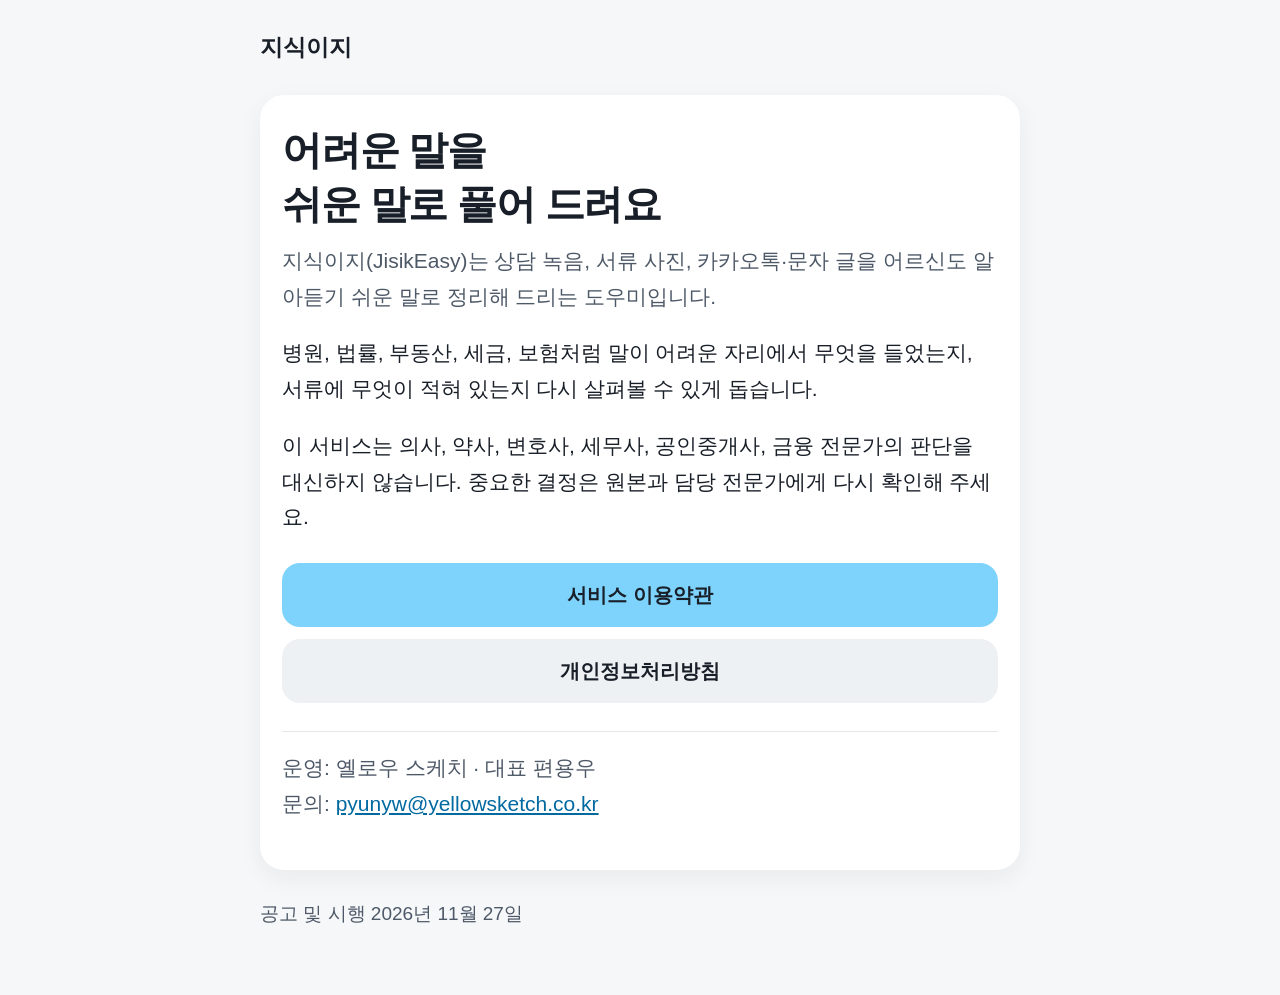
<file: index.html>
<!DOCTYPE html>
<html lang="ko">
<head>
  <meta charset="utf-8">
  <meta name="viewport" content="width=device-width, initial-scale=1">
  <title>지식이지(JisikEasy)</title>
  <meta name="description" content="병원, 법률, 부동산처럼 어려운 말을 쉬운 말로 풀어 주는 지식이지입니다.">
  <link rel="stylesheet" href="style.css">
</head>
<body>
  <main class="wrap">
    <header class="site">
      <a class="brand" href="index.html">지식이지</a>
    </header>
    <article class="card">
      <h1>어려운 말을<br>쉬운 말로 풀어 드려요</h1>
      <p class="lead">지식이지(JisikEasy)는 상담 녹음, 서류 사진, 카카오톡·문자 글을 어르신도 알아듣기 쉬운 말로 정리해 드리는 도우미입니다.</p>
      <p>병원, 법률, 부동산, 세금, 보험처럼 말이 어려운 자리에서 무엇을 들었는지, 서류에 무엇이 적혀 있는지 다시 살펴볼 수 있게 돕습니다.</p>
      <p>이 서비스는 의사, 약사, 변호사, 세무사, 공인중개사, 금융 전문가의 판단을 대신하지 않습니다. 중요한 결정은 원본과 담당 전문가에게 다시 확인해 주세요.</p>
      <div class="actions">
        <a class="button" href="terms.html">서비스 이용약관</a>
        <a class="button quiet" href="privacy.html">개인정보처리방침</a>
      </div>
      <p class="meta">운영: 옐로우 스케치 · 대표 편용우<br>문의: <a href="mailto:pyunyw@yellowsketch.co.kr">pyunyw@yellowsketch.co.kr</a></p>
    </article>
    <footer class="site">공고 및 시행 2026년 11월 27일</footer>
  </main>
</body>
</html>
</file>
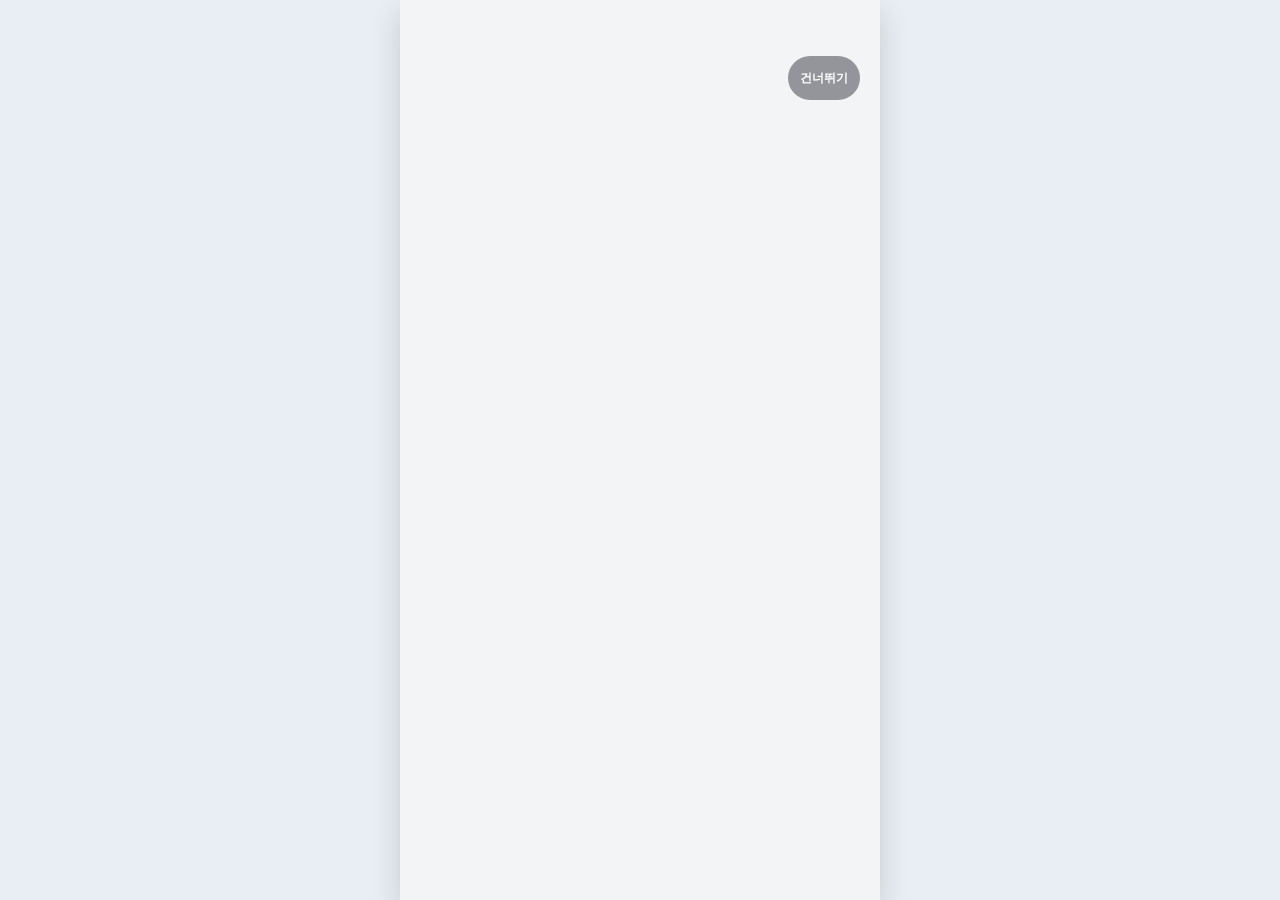
<file: app/index.html>
<!doctype html>
<html lang="ko">
  <head>
    <meta charset="utf-8" />
    <meta httpEquiv="X-UA-Compatible" content="IE=edge" />
    <meta name="viewport" content="width=device-width, initial-scale=1, shrink-to-fit=no" />
    <meta name="theme-color" content="#FFFFFF" />
    <meta name="mobile-web-app-capable" content="yes" />
    <meta name="apple-mobile-web-app-capable" content="yes" />
    <meta name="apple-mobile-web-app-title" content="지식이지" />
    <meta name="apple-mobile-web-app-status-bar-style" content="default" />
    <title>지식이지</title>
    <link rel="manifest" href="manifest.json" />
    <link rel="icon" href="favicon.ico" />
    <link rel="apple-touch-icon" href="pwa-icon-192.png" />
    <!-- The `react-native-web` recommended style reset: https://necolas.github.io/react-native-web/docs/setup/#root-element -->
    <style id="expo-reset">
      /* These styles make the body full-height */
      html,
      body {
        height: 100%;
      }
      /* These styles disable body scrolling if you are using <ScrollView> */
      body {
        overflow: hidden;
        background: #e8eef3;
      }
      /* These styles make the root element full-height */
      #root {
        display: flex;
        height: 100%;
        flex: 1;
      }
    </style>
  <meta name="theme-color" content="#FFFFFF">
<meta name="description" content="어려운 상담과 서류를 쉬운 말로 풀어 주는 지식이지">
<link rel="icon" href="/app/favicon.ico"/></head>

  <body>
    <!-- Use static rendering with Expo Router to support running without JavaScript. -->
    <noscript> You need to enable JavaScript to run this app. </noscript>
    <!-- The root element for your Expo app. -->
    <div id="root"></div>
  <script src="/app/_expo/static/js/web/index-3e5ae5b41d8d60c460a95b9b16f4d353.js" defer></script>
</body>
</html>
</file>
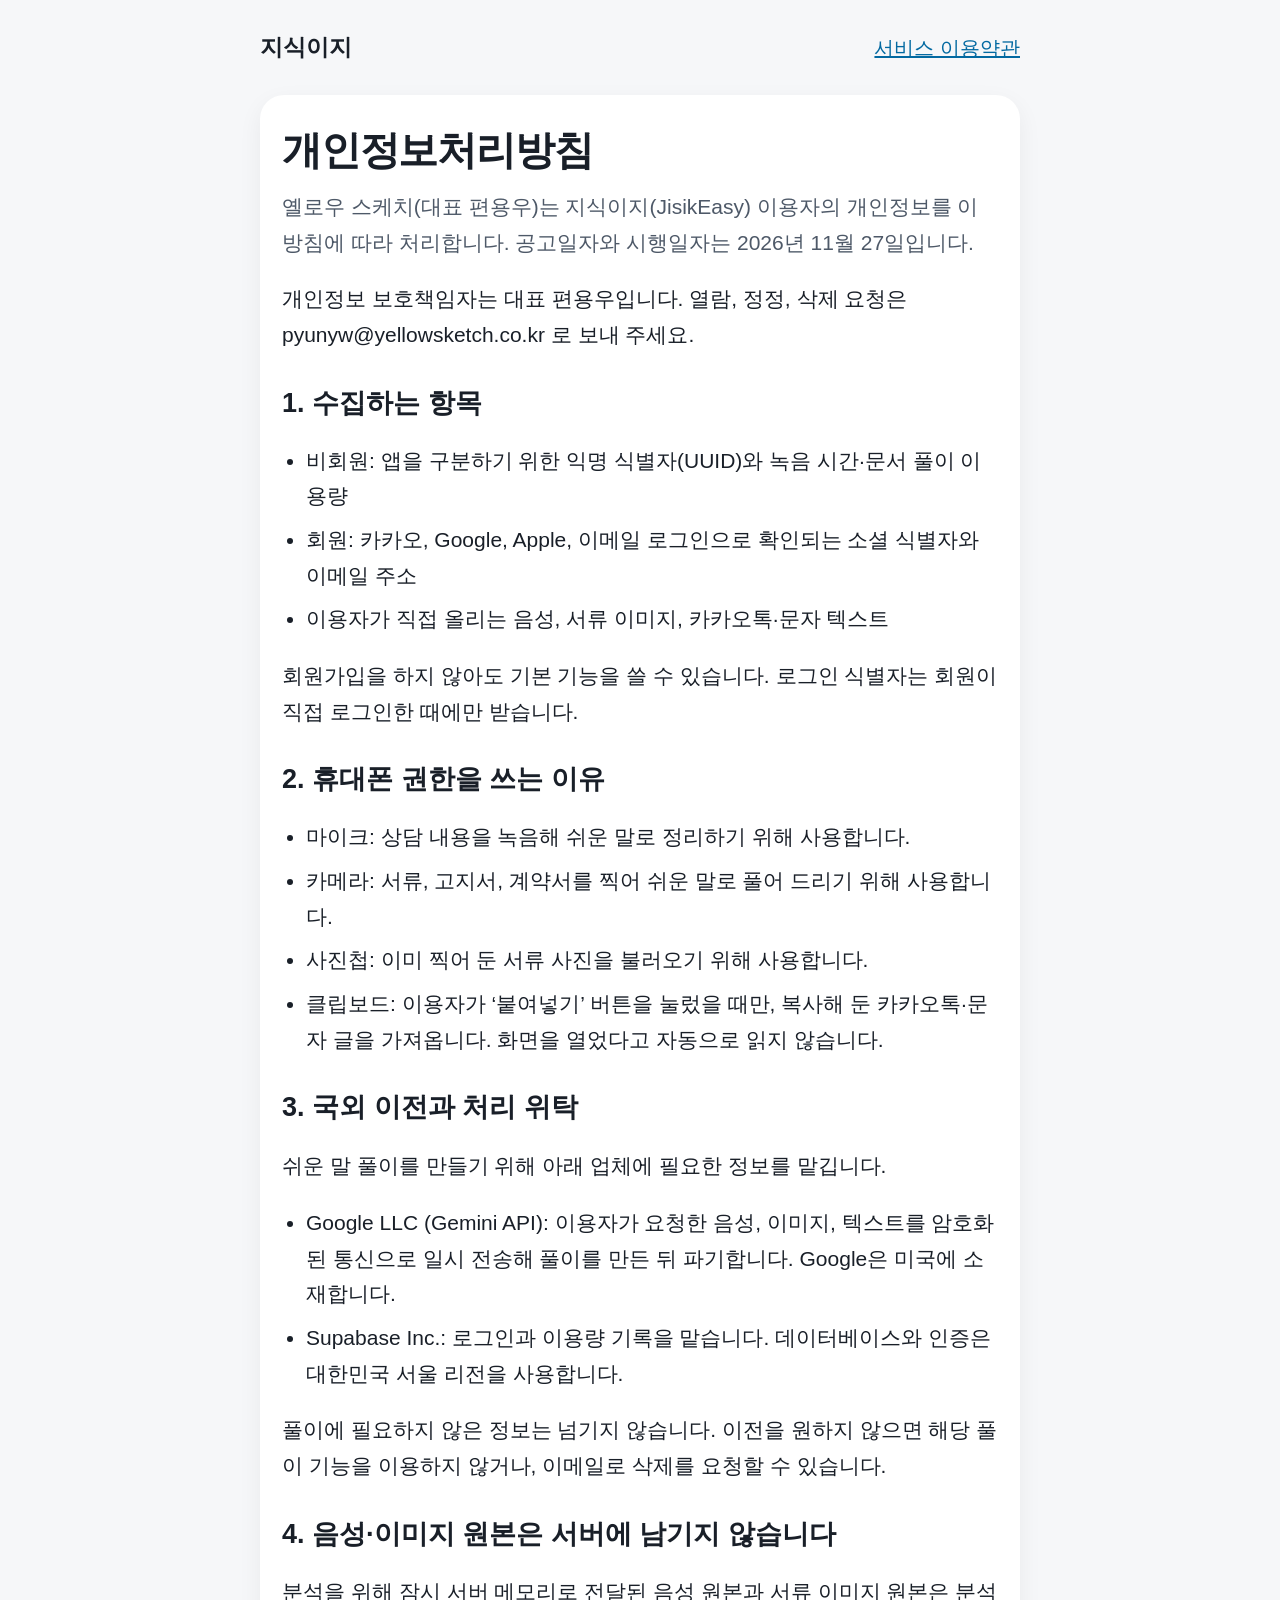
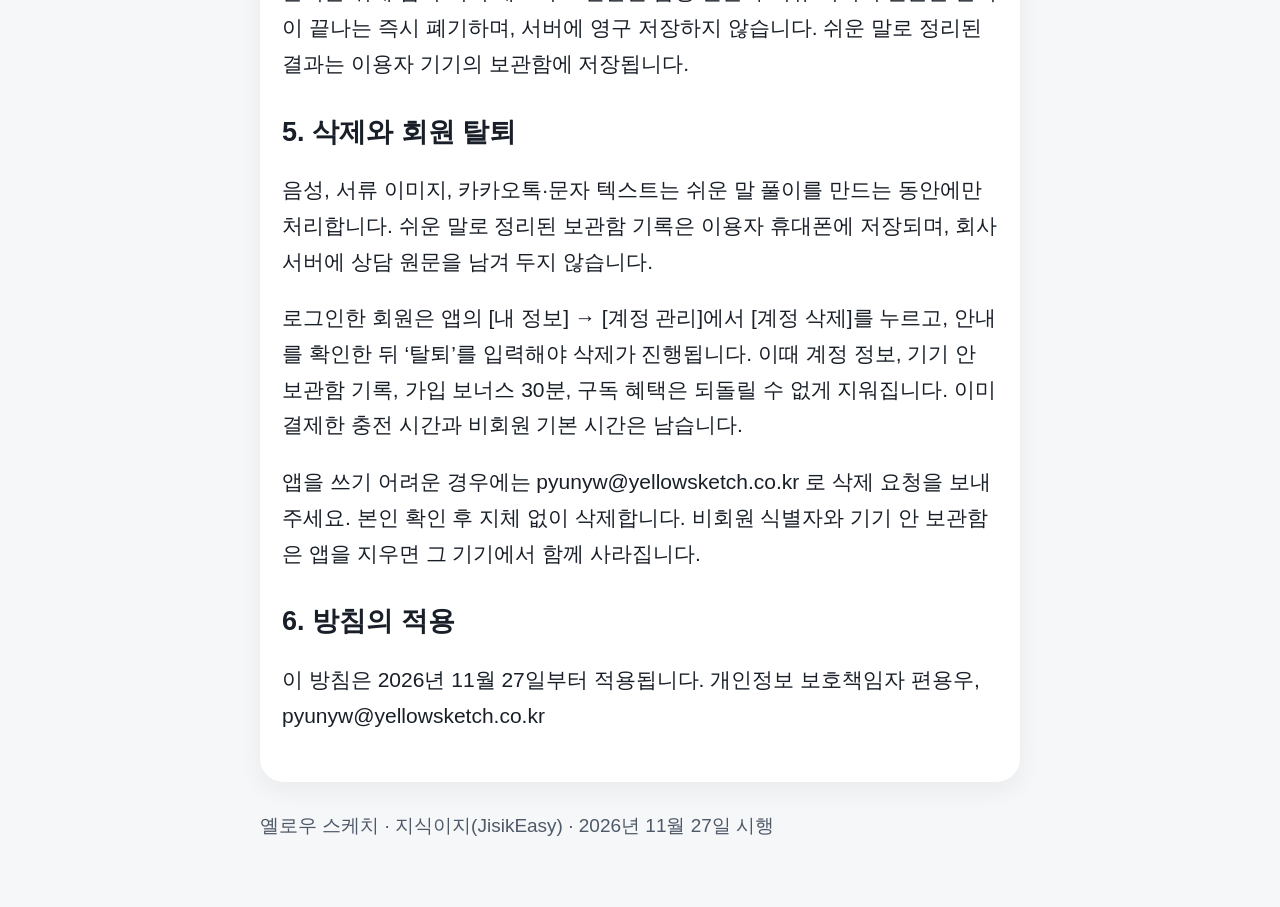
<file: privacy.html>
<!DOCTYPE html>
<html lang="ko">
<head>
  <meta charset="utf-8">
  <meta name="viewport" content="width=device-width, initial-scale=1">
  <title>개인정보처리방침 · 지식이지</title>
  <link rel="stylesheet" href="style.css">
</head>
<body>
  <main class="wrap">
    <header class="site">
      <a class="brand" href="index.html">지식이지</a>
      <a href="terms.html">서비스 이용약관</a>
    </header>
    <article class="card">
      <h1>개인정보처리방침</h1>
      <p class="lead">옐로우 스케치(대표 편용우)는 지식이지(JisikEasy) 이용자의 개인정보를 이 방침에 따라 처리합니다. 공고일자와 시행일자는 2026년 11월 27일입니다.</p>
      <p>개인정보 보호책임자는 대표 편용우입니다. 열람, 정정, 삭제 요청은 pyunyw@yellowsketch.co.kr 로 보내 주세요.</p>

      <h2>1. 수집하는 항목</h2>
      <ul>
        <li>비회원: 앱을 구분하기 위한 익명 식별자(UUID)와 녹음 시간·문서 풀이 이용량</li>
        <li>회원: 카카오, Google, Apple, 이메일 로그인으로 확인되는 소셜 식별자와 이메일 주소</li>
        <li>이용자가 직접 올리는 음성, 서류 이미지, 카카오톡·문자 텍스트</li>
      </ul>
      <p>회원가입을 하지 않아도 기본 기능을 쓸 수 있습니다. 로그인 식별자는 회원이 직접 로그인한 때에만 받습니다.</p>

      <h2>2. 휴대폰 권한을 쓰는 이유</h2>
      <ul>
        <li>마이크: 상담 내용을 녹음해 쉬운 말로 정리하기 위해 사용합니다.</li>
        <li>카메라: 서류, 고지서, 계약서를 찍어 쉬운 말로 풀어 드리기 위해 사용합니다.</li>
        <li>사진첩: 이미 찍어 둔 서류 사진을 불러오기 위해 사용합니다.</li>
        <li>클립보드: 이용자가 ‘붙여넣기’ 버튼을 눌렀을 때만, 복사해 둔 카카오톡·문자 글을 가져옵니다. 화면을 열었다고 자동으로 읽지 않습니다.</li>
      </ul>

      <h2>3. 국외 이전과 처리 위탁</h2>
      <p>쉬운 말 풀이를 만들기 위해 아래 업체에 필요한 정보를 맡깁니다.</p>
      <ul>
        <li>Google LLC (Gemini API): 이용자가 요청한 음성, 이미지, 텍스트를 암호화된 통신으로 일시 전송해 풀이를 만든 뒤 파기합니다. Google은 미국에 소재합니다.</li>
        <li>Supabase Inc.: 로그인과 이용량 기록을 맡습니다. 데이터베이스와 인증은 대한민국 서울 리전을 사용합니다.</li>
      </ul>
      <p>풀이에 필요하지 않은 정보는 넘기지 않습니다. 이전을 원하지 않으면 해당 풀이 기능을 이용하지 않거나, 이메일로 삭제를 요청할 수 있습니다.</p>

      <h2>4. 음성·이미지 원본은 서버에 남기지 않습니다</h2>
      <p>분석을 위해 잠시 서버 메모리로 전달된 음성 원본과 서류 이미지 원본은 분석이 끝나는 즉시 폐기하며, 서버에 영구 저장하지 않습니다. 쉬운 말로 정리된 결과는 이용자 기기의 보관함에 저장됩니다.</p>

      <h2>5. 삭제와 회원 탈퇴</h2>
      <p>음성, 서류 이미지, 카카오톡·문자 텍스트는 쉬운 말 풀이를 만드는 동안에만 처리합니다. 쉬운 말로 정리된 보관함 기록은 이용자 휴대폰에 저장되며, 회사 서버에 상담 원문을 남겨 두지 않습니다.</p>
      <p>로그인한 회원은 앱의 [내 정보] → [계정 관리]에서 [계정 삭제]를 누르고, 안내를 확인한 뒤 ‘탈퇴’를 입력해야 삭제가 진행됩니다. 이때 계정 정보, 기기 안 보관함 기록, 가입 보너스 30분, 구독 혜택은 되돌릴 수 없게 지워집니다. 이미 결제한 충전 시간과 비회원 기본 시간은 남습니다.</p>
      <p>앱을 쓰기 어려운 경우에는 pyunyw@yellowsketch.co.kr 로 삭제 요청을 보내 주세요. 본인 확인 후 지체 없이 삭제합니다. 비회원 식별자와 기기 안 보관함은 앱을 지우면 그 기기에서 함께 사라집니다.</p>

      <h2>6. 방침의 적용</h2>
      <p>이 방침은 2026년 11월 27일부터 적용됩니다. 개인정보 보호책임자 편용우, pyunyw@yellowsketch.co.kr</p>
    </article>
    <footer class="site">옐로우 스케치 · 지식이지(JisikEasy) · 2026년 11월 27일 시행</footer>
  </main>
</body>
</html>
</file>
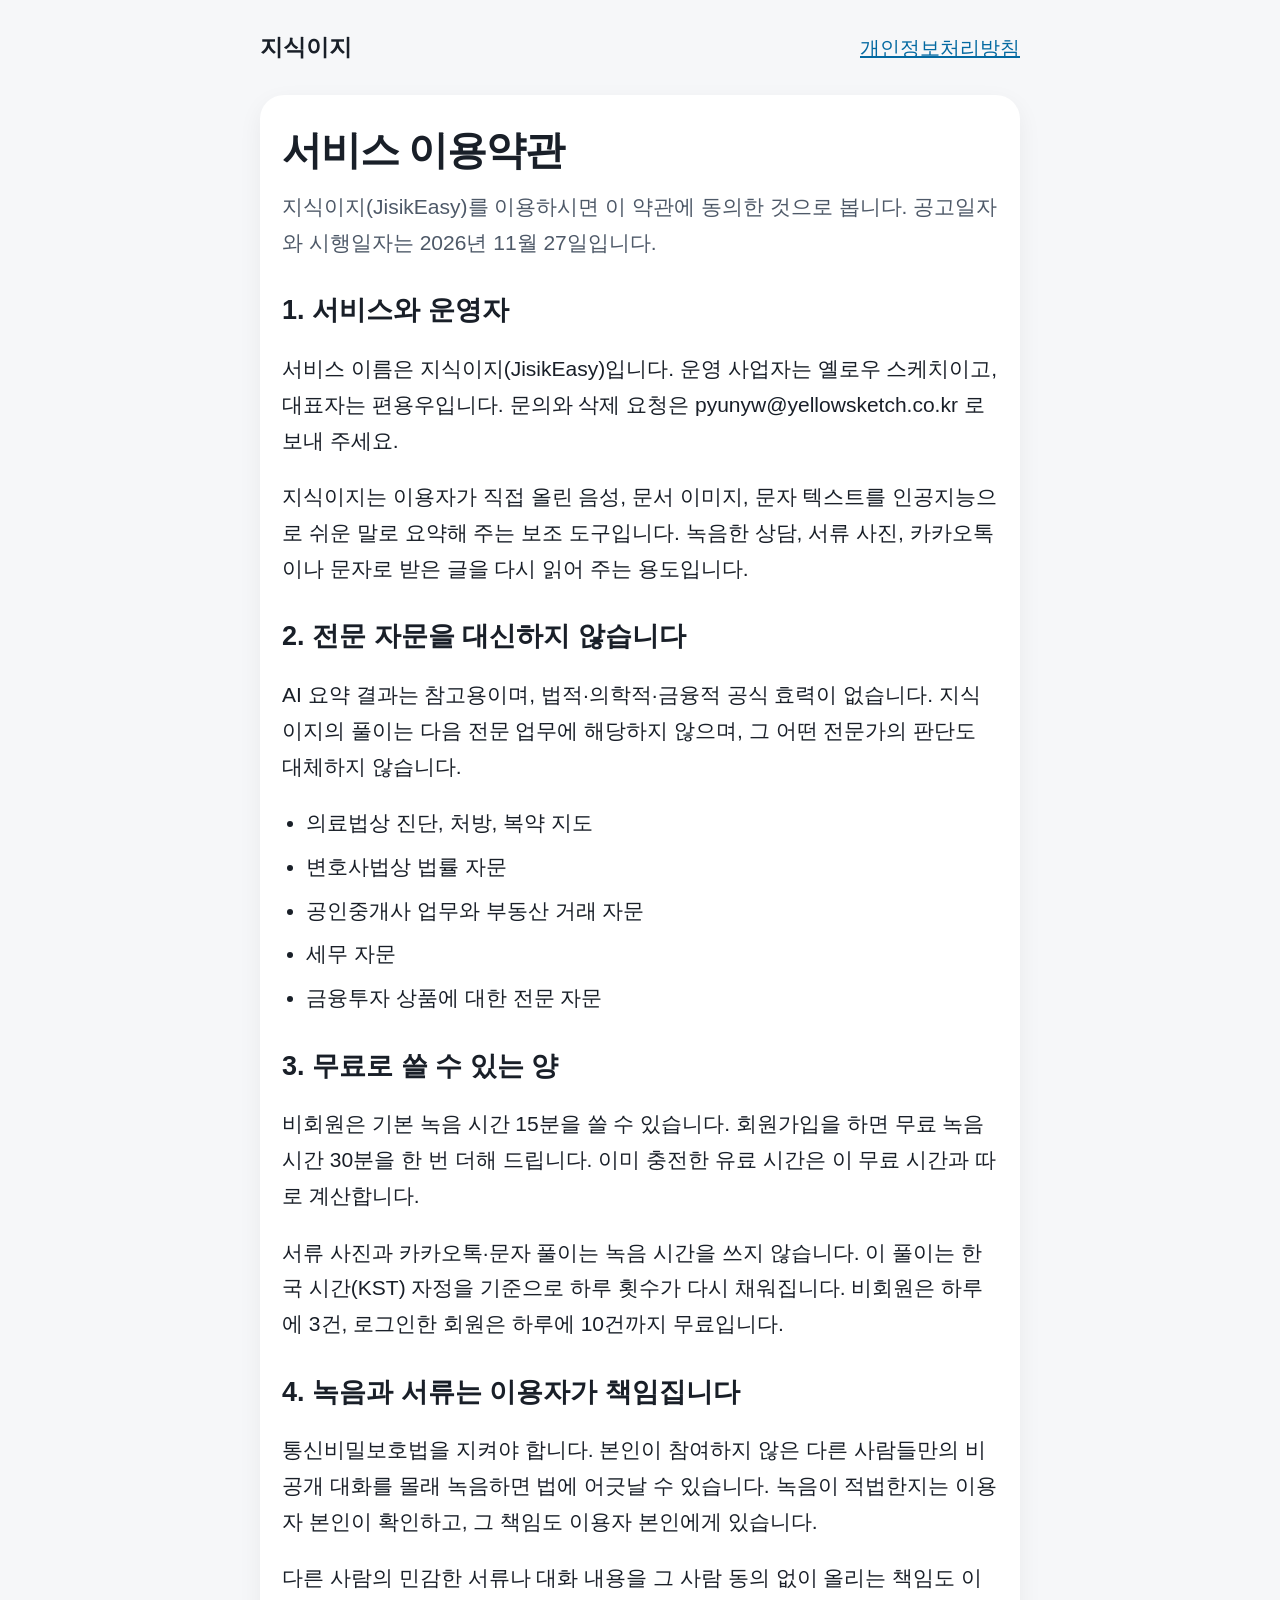
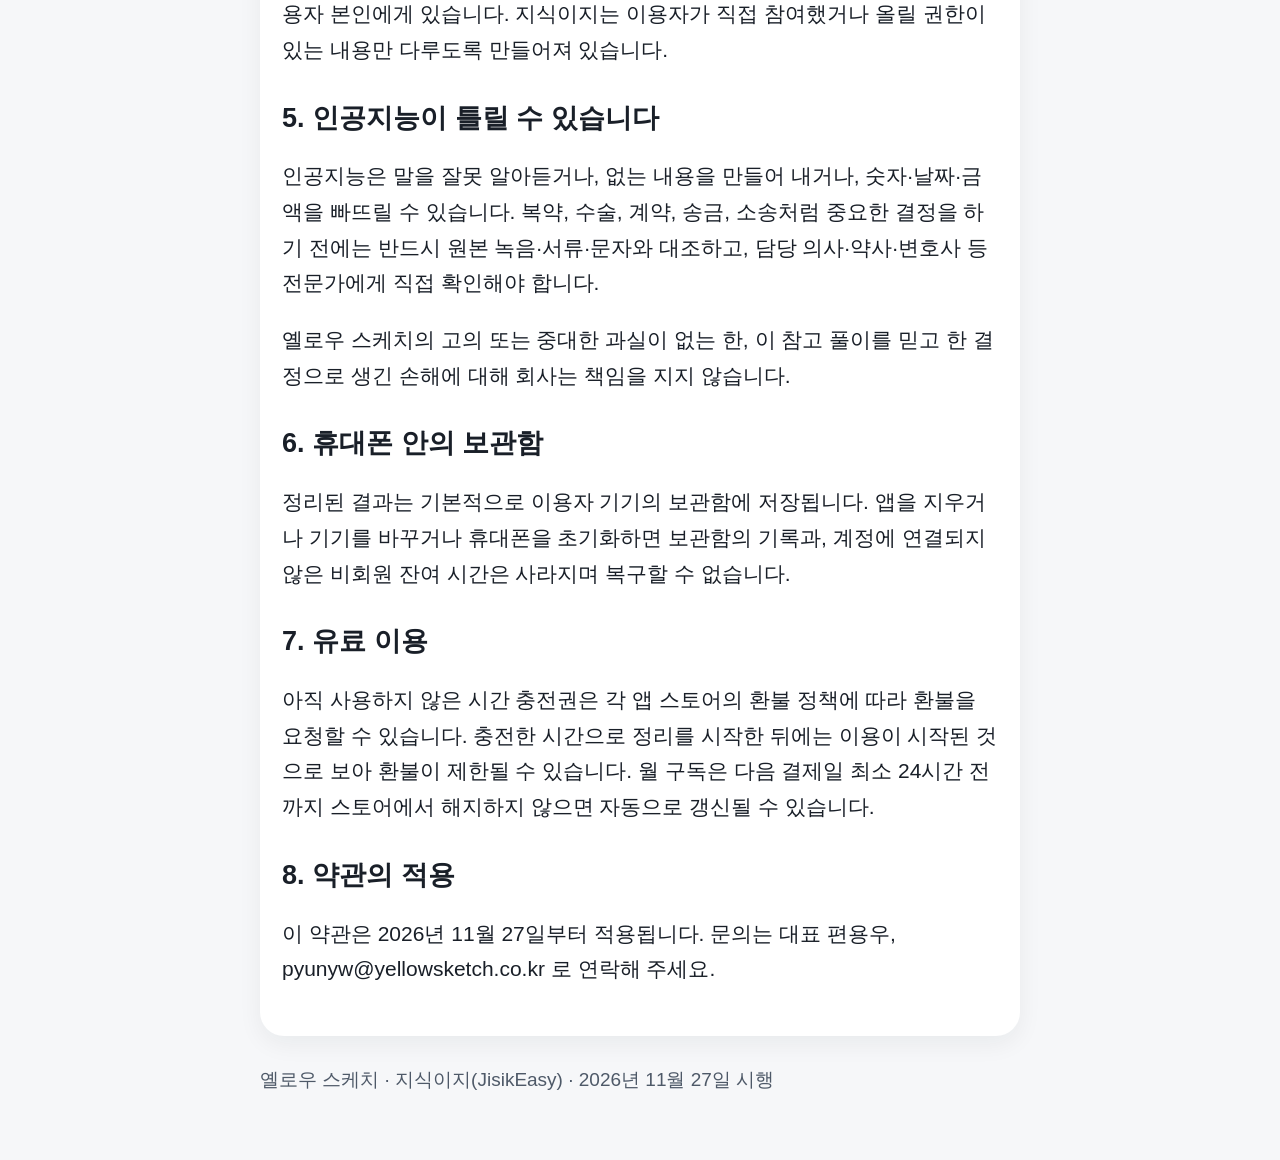
<file: terms.html>
<!DOCTYPE html>
<html lang="ko">
<head>
  <meta charset="utf-8">
  <meta name="viewport" content="width=device-width, initial-scale=1">
  <title>서비스 이용약관 · 지식이지</title>
  <link rel="stylesheet" href="style.css">
</head>
<body>
  <main class="wrap">
    <header class="site">
      <a class="brand" href="index.html">지식이지</a>
      <a href="privacy.html">개인정보처리방침</a>
    </header>
    <article class="card">
      <h1>서비스 이용약관</h1>
      <p class="lead">지식이지(JisikEasy)를 이용하시면 이 약관에 동의한 것으로 봅니다. 공고일자와 시행일자는 2026년 11월 27일입니다.</p>

      <h2>1. 서비스와 운영자</h2>
      <p>서비스 이름은 지식이지(JisikEasy)입니다. 운영 사업자는 옐로우 스케치이고, 대표자는 편용우입니다. 문의와 삭제 요청은 pyunyw@yellowsketch.co.kr 로 보내 주세요.</p>
      <p>지식이지는 이용자가 직접 올린 음성, 문서 이미지, 문자 텍스트를 인공지능으로 쉬운 말로 요약해 주는 보조 도구입니다. 녹음한 상담, 서류 사진, 카카오톡이나 문자로 받은 글을 다시 읽어 주는 용도입니다.</p>

      <h2>2. 전문 자문을 대신하지 않습니다</h2>
      <p>AI 요약 결과는 참고용이며, 법적·의학적·금융적 공식 효력이 없습니다. 지식이지의 풀이는 다음 전문 업무에 해당하지 않으며, 그 어떤 전문가의 판단도 대체하지 않습니다.</p>
      <ul>
        <li>의료법상 진단, 처방, 복약 지도</li>
        <li>변호사법상 법률 자문</li>
        <li>공인중개사 업무와 부동산 거래 자문</li>
        <li>세무 자문</li>
        <li>금융투자 상품에 대한 전문 자문</li>
      </ul>

      <h2>3. 무료로 쓸 수 있는 양</h2>
      <p>비회원은 기본 녹음 시간 15분을 쓸 수 있습니다. 회원가입을 하면 무료 녹음 시간 30분을 한 번 더해 드립니다. 이미 충전한 유료 시간은 이 무료 시간과 따로 계산합니다.</p>
      <p>서류 사진과 카카오톡·문자 풀이는 녹음 시간을 쓰지 않습니다. 이 풀이는 한국 시간(KST) 자정을 기준으로 하루 횟수가 다시 채워집니다. 비회원은 하루에 3건, 로그인한 회원은 하루에 10건까지 무료입니다.</p>

      <h2>4. 녹음과 서류는 이용자가 책임집니다</h2>
      <p>통신비밀보호법을 지켜야 합니다. 본인이 참여하지 않은 다른 사람들만의 비공개 대화를 몰래 녹음하면 법에 어긋날 수 있습니다. 녹음이 적법한지는 이용자 본인이 확인하고, 그 책임도 이용자 본인에게 있습니다.</p>
      <p>다른 사람의 민감한 서류나 대화 내용을 그 사람 동의 없이 올리는 책임도 이용자 본인에게 있습니다. 지식이지는 이용자가 직접 참여했거나 올릴 권한이 있는 내용만 다루도록 만들어져 있습니다.</p>

      <h2>5. 인공지능이 틀릴 수 있습니다</h2>
      <p>인공지능은 말을 잘못 알아듣거나, 없는 내용을 만들어 내거나, 숫자·날짜·금액을 빠뜨릴 수 있습니다. 복약, 수술, 계약, 송금, 소송처럼 중요한 결정을 하기 전에는 반드시 원본 녹음·서류·문자와 대조하고, 담당 의사·약사·변호사 등 전문가에게 직접 확인해야 합니다.</p>
      <p>옐로우 스케치의 고의 또는 중대한 과실이 없는 한, 이 참고 풀이를 믿고 한 결정으로 생긴 손해에 대해 회사는 책임을 지지 않습니다.</p>

      <h2>6. 휴대폰 안의 보관함</h2>
      <p>정리된 결과는 기본적으로 이용자 기기의 보관함에 저장됩니다. 앱을 지우거나 기기를 바꾸거나 휴대폰을 초기화하면 보관함의 기록과, 계정에 연결되지 않은 비회원 잔여 시간은 사라지며 복구할 수 없습니다.</p>

      <h2>7. 유료 이용</h2>
      <p>아직 사용하지 않은 시간 충전권은 각 앱 스토어의 환불 정책에 따라 환불을 요청할 수 있습니다. 충전한 시간으로 정리를 시작한 뒤에는 이용이 시작된 것으로 보아 환불이 제한될 수 있습니다. 월 구독은 다음 결제일 최소 24시간 전까지 스토어에서 해지하지 않으면 자동으로 갱신될 수 있습니다.</p>

      <h2>8. 약관의 적용</h2>
      <p>이 약관은 2026년 11월 27일부터 적용됩니다. 문의는 대표 편용우, pyunyw@yellowsketch.co.kr 로 연락해 주세요.</p>
    </article>
    <footer class="site">옐로우 스케치 · 지식이지(JisikEasy) · 2026년 11월 27일 시행</footer>
  </main>
</body>
</html>
</file>
<file: style.css>
:root {
  color-scheme: light;
  --ink: #191f28;
  --muted: #4e5968;
  --line: #e5e8eb;
  --bg: #f6f7f9;
  --card: #ffffff;
  --sky: #7dd3fc;
  --sky-deep: #0369a1;
}

* { box-sizing: border-box; }

html { font-size: 20px; }

body {
  margin: 0;
  background: var(--bg);
  color: var(--ink);
  font-family: "Pretendard", "Apple SD Gothic Neo", "Noto Sans KR", sans-serif;
  line-height: 1.7;
}

a { color: var(--sky-deep); }

.wrap {
  width: min(760px, calc(100% - 32px));
  margin: 0 auto;
  padding: 28px 0 64px;
}

header.site {
  display: flex;
  justify-content: space-between;
  align-items: center;
  gap: 16px;
  margin-bottom: 28px;
}

.brand {
  color: var(--ink);
  font-weight: 800;
  font-size: 1.15rem;
  text-decoration: none;
}

.card {
  background: var(--card);
  border-radius: 24px;
  padding: 28px 22px;
  box-shadow: 0 8px 24px rgba(25, 31, 40, 0.06);
}

h1 {
  margin: 0 0 12px;
  font-size: 2rem;
  line-height: 1.35;
  letter-spacing: -0.03em;
}

h2 {
  margin: 32px 0 8px;
  font-size: 1.35rem;
  line-height: 1.4;
}

p, li { font-size: 1.05rem; }

.lead { color: var(--muted); margin-top: 0; }

.actions {
  display: flex;
  flex-direction: column;
  gap: 12px;
  margin-top: 28px;
}

.button {
  display: flex;
  align-items: center;
  justify-content: center;
  min-height: 64px;
  padding: 12px 18px;
  border-radius: 18px;
  background: var(--sky);
  color: var(--ink);
  font-weight: 800;
  text-decoration: none;
  text-align: center;
}

.button.quiet {
  background: #eef1f4;
}

ul { padding-left: 1.2em; }

li + li { margin-top: 8px; }

.meta {
  margin-top: 28px;
  padding-top: 18px;
  border-top: 1px solid var(--line);
  color: var(--muted);
}

footer.site {
  margin-top: 28px;
  color: var(--muted);
  font-size: 0.95rem;
}

@media (max-width: 480px) {
  html { font-size: 18px; }
  h1 { font-size: 1.7rem; }
  .card { padding: 22px 16px; }
}
</file>
